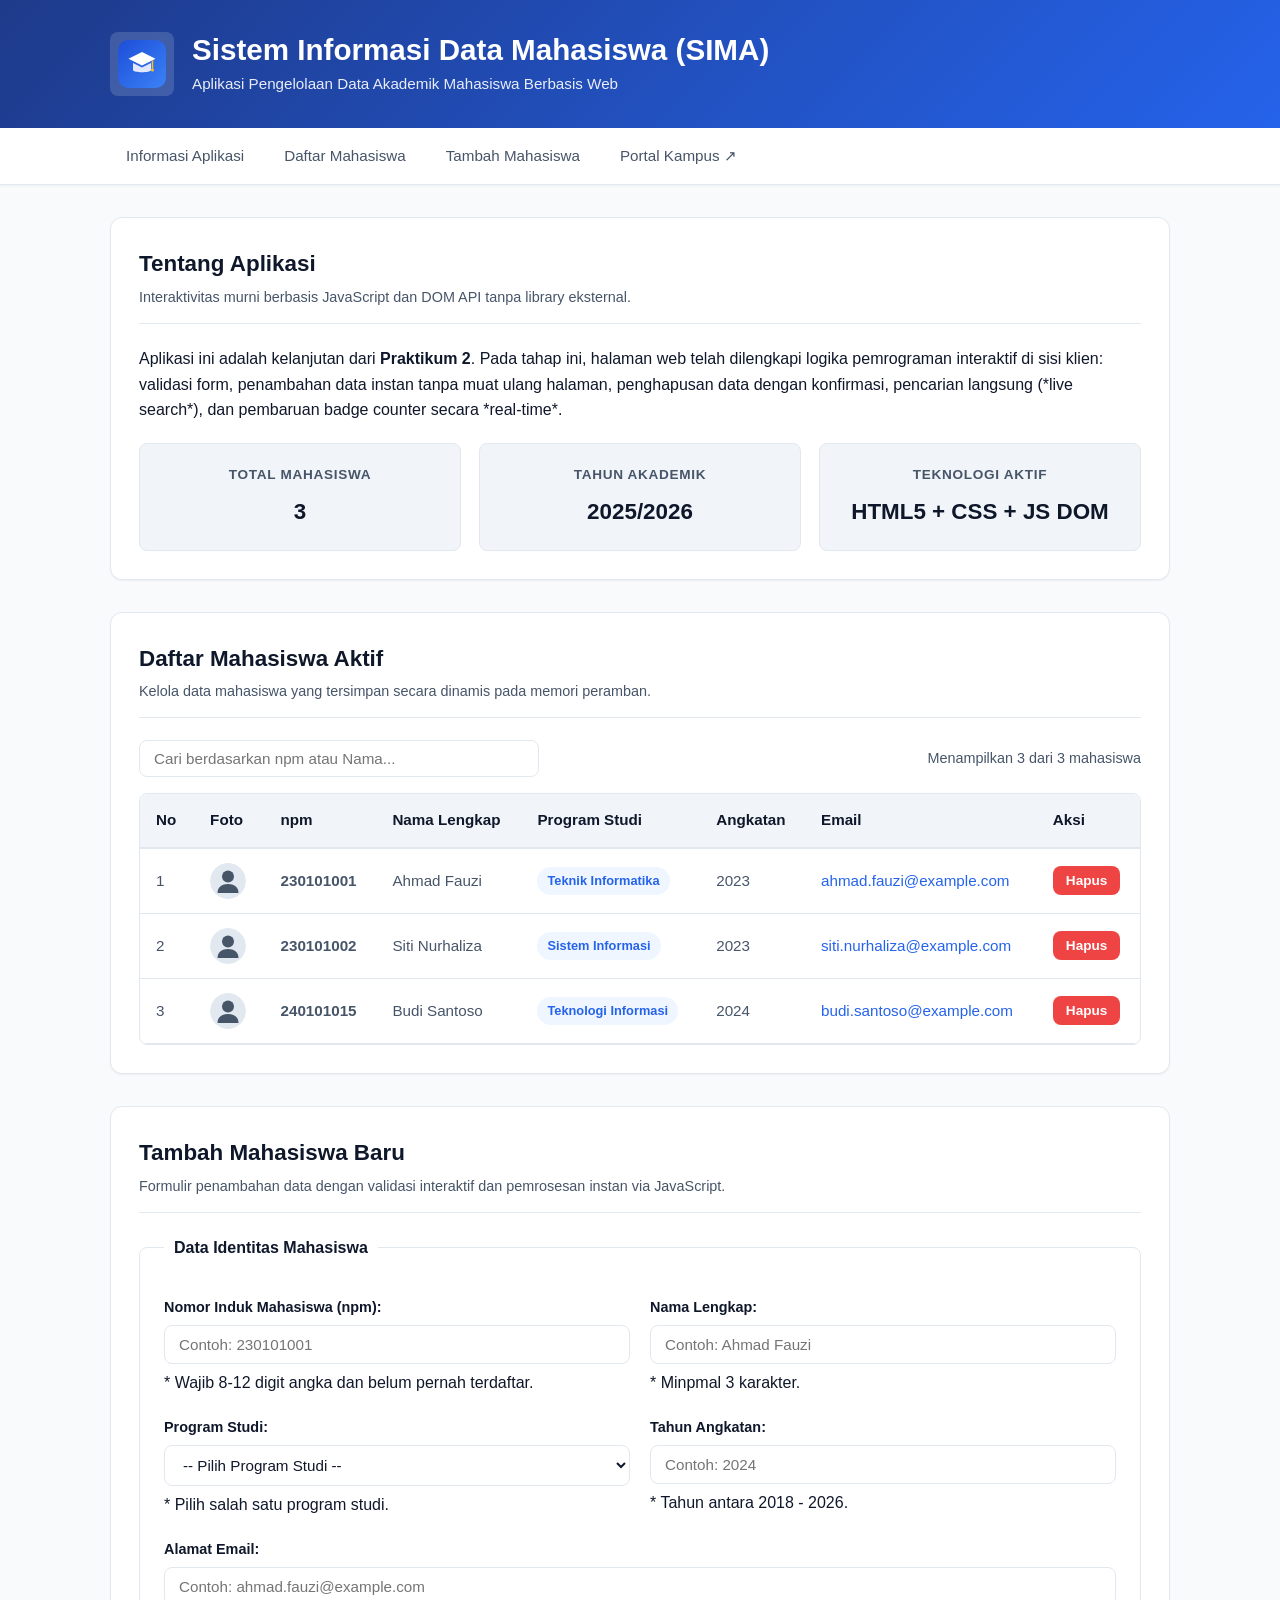
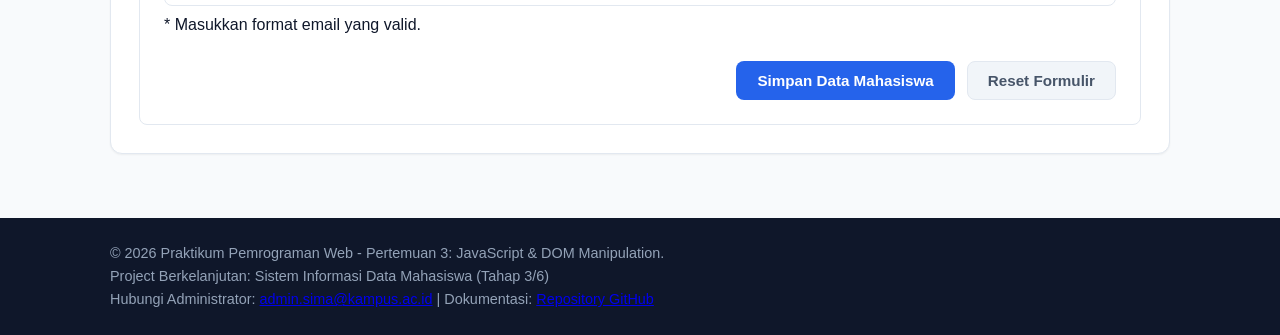
<file: index.html>
<!DOCTYPE html>
<html lang="id">
<head>
    <meta charset="UTF-8">
    <meta name="viewport" content="width=device-width, initial-scale=1.0">
    <title>Sistem Informasi Data Mahasiswa - Praktikum 4</title>
    <link rel="stylesheet" href="style.css">
</head>
<body>

    <!-- 1. Header Aplikasi -->
    <header class="site-header">
        <div class="container header-brand">
            <a href="index.html" class="brand-logo" title="Beranda SIMA">
                <img src="img/logo-sima.svg" alt="Logo Resmi SIMA Kampus" width="48" height="48">
            </a>
            <div>
                <h1>Sistem Informasi Data Mahasiswa (SIMA)</h1>
                <p>Aplikasi Pengelolaan Data Akademik Mahasiswa Berbasis Web</p>
            </div>
        </div>
    </header>

    <!-- 2. Navigation Bar Sticky -->
    <nav class="site-nav">
        <div class="container">
            <ul>
                <li><a href="#informasi">Informasi Aplikasi</a></li>
                <li><a href="#daftar-mahasiswa">Daftar Mahasiswa</a></li>
                <li><a href="#form-tambah">Tambah Mahasiswa</a></li>
                <li><a href="https://unila.ac.id" target="_blank" rel="noopener noreferrer">Portal Kampus &UpperRightArrow;</a></li>
            </ul>
        </div>
    </nav>

    <!-- Konten Utama Halaman -->
    <main>
        <div class="container">

            <!-- Kotak Notifikasi Alert Dinamis (dikontrol oleh JS) -->
            <div id="alert-box" class="alert-box" role="alert"></div>

            <!-- 3. Section Informasi Aplikasi -->
            <section id="informasi" class="content-section">
                <div class="section-header">
                    <h2>Tentang Aplikasi</h2>
                    <p>Interaktivitas murni berbasis JavaScript dan DOM API tanpa library eksternal.</p>
                </div>
                <p>
                    Aplikasi ini adalah kelanjutan dari <strong>Praktikum 2</strong>. Pada tahap ini, 
                    halaman web telah dilengkapi logika pemrograman interaktif di sisi klien: validasi form, 
                    penambahan data instan tanpa muat ulang halaman, penghapusan data dengan konfirmasi, 
                    pencarian langsung (*live search*), dan pembaruan badge counter secara *real-time*.
                </p>

                <div class="info-grid">
                    <article class="info-card">
                        <h3>Total Mahasiswa</h3>
                        <p id="total-mahasiswa-badge" class="counter-highlight">3</p>
                    </article>
                    <article class="info-card">
                        <h3>Tahun Akademik</h3>
                        <p>2025/2026</p>
                    </article>
                    <article class="info-card">
                        <h3>Teknologi Aktif</h3>
                        <p>HTML5 + CSS + JS DOM</p>
                    </article>
                </div>
            </section>

            <!-- 4. Section Daftar Mahasiswa, Toolbar Pencarian & 5. Tabel Data -->
            <section id="daftar-mahasiswa" class="content-section">
                <div class="section-header">
                    <h2>Daftar Mahasiswa Aktif</h2>
                    <p>Kelola data mahasiswa yang tersimpan secara dinamis pada memori peramban.</p>
                </div>

                <!-- Toolbar Pencarian dan Ringkasan Jumlah -->
                <div class="table-toolbar">
                    <div class="search-box">
                        <input 
                            type="search" 
                            id="input-search" 
                            class="search-input" 
                            placeholder="Cari berdasarkan npm atau Nama...">
                    </div>
                    <div id="total-mahasiswa-info" class="status-summary">
                        Menampilkan 3 mahasiswa
                    </div>
                </div>

                <!-- Tabel Data Responsif -->
                <div class="table-responsive">
                    <table class="data-table">
                        <thead>
                            <tr>
                                <th>No</th>
                                <th>Foto</th>
                                <th>npm</th>
                                <th>Nama Lengkap</th>
                                <th>Program Studi</th>
                                <th>Angkatan</th>
                                <th>Email</th>
                                <th>Aksi</th>
                            </tr>
                        </thead>
                        <tbody id="tabel-body-mahasiswa">
                            <!-- Baris tabel akan di-generate secara dinamis oleh app.js -->
                        </tbody>
                    </table>
                </div>
            </section>

            <!-- 6. Section Form Tambah Mahasiswa dengan Validasi JS -->
            <section id="form-tambah" class="content-section">
                <div class="section-header">
                    <h2>Tambah Mahasiswa Baru</h2>
                    <p>Formulir penambahan data dengan validasi interaktif dan pemrosesan instan via JavaScript.</p>
                </div>

                <form id="form-tambah-mahasiswa" class="app-form" novalidate>
                    <fieldset>
                        <legend>Data Identitas Mahasiswa</legend>

                        <div class="form-grid">
                            <div class="form-group">
                                <label for="npm" class="form-label">Nomor Induk Mahasiswa (npm):</label>
                                <input 
                                    type="text" 
                                    id="npm" 
                                    name="npm" 
                                    class="form-input" 
                                    placeholder="Contoh: 230101001">
                                <span class="form-help">* Wajib 8-12 digit angka dan belum pernah terdaftar.</span>
                            </div>

                            <div class="form-group">
                                <label for="nama" class="form-label">Nama Lengkap:</label>
                                <input 
                                    type="text" 
                                    id="nama" 
                                    name="nama" 
                                    class="form-input" 
                                    placeholder="Contoh: Ahmad Fauzi">
                                <span class="form-help">* Minpmal 3 karakter.</span>
                            </div>

                            <div class="form-group">
                                <label for="program_studi" class="form-label">Program Studi:</label>
                                <select id="program_studi" name="program_studi" class="form-select">
                                    <option value="">-- Pilih Program Studi --</option>
                                    <option value="Teknik Informatika">Teknik Informatika</option>
                                    <option value="Sistem Informasi">Sistem Informasi</option>
                                    <option value="Teknologi Informasi">Teknologi Informasi</option>
                                    <option value="Rekayasa Perangkat Lunak">Rekayasa Perangkat Lunak</option>
                                </select>
                                <span class="form-help">* Pilih salah satu program studi.</span>
                            </div>

                            <div class="form-group">
                                <label for="angkatan" class="form-label">Tahun Angkatan:</label>
                                <input 
                                    type="number" 
                                    id="angkatan" 
                                    name="angkatan" 
                                    class="form-input" 
                                    placeholder="Contoh: 2024">
                                <span class="form-help">* Tahun antara 2018 - 2026.</span>
                            </div>

                            <div class="form-group full-width">
                                <label for="email" class="form-label">Alamat Email:</label>
                                <input 
                                    type="email" 
                                    id="email" 
                                    name="email" 
                                    class="form-input" 
                                    placeholder="Contoh: ahmad.fauzi@example.com">
                                <span class="form-help">* Masukkan format email yang valid.</span>
                            </div>
                        </div>

                        <div class="form-actions">
                            <button type="submit" class="btn btn-primary">Simpan Data Mahasiswa</button>
                            <button type="reset" class="btn btn-secondary">Reset Formulir</button>
                        </div>
                    </fieldset>
                </form>
            </section>

        </div>
    </main>

    <!-- 7. Footer -->
    <footer class="site-footer">
        <div class="container">
            <p>&copy; 2026 Praktikum Pemrograman Web - Pertemuan 3: JavaScript & DOM Manipulation.</p>
            <p>Project Berkelanjutan: Sistem Informasi Data Mahasiswa (Tahap 3/6)</p>
            <p>
                Hubungi Administrator: <a href="mailto:admin.sima@kampus.ac.id">admin.sima@kampus.ac.id</a> | 
                Dokumentasi: <a href="https://github.com" target="_blank" rel="noopener noreferrer">Repository GitHub</a>
            </p>
        </div>
    </footer>

    <!-- Tambahkan Script JavaScript Eksternal -->
    <script src="app.js"></script>
</body>
</html>
</file>
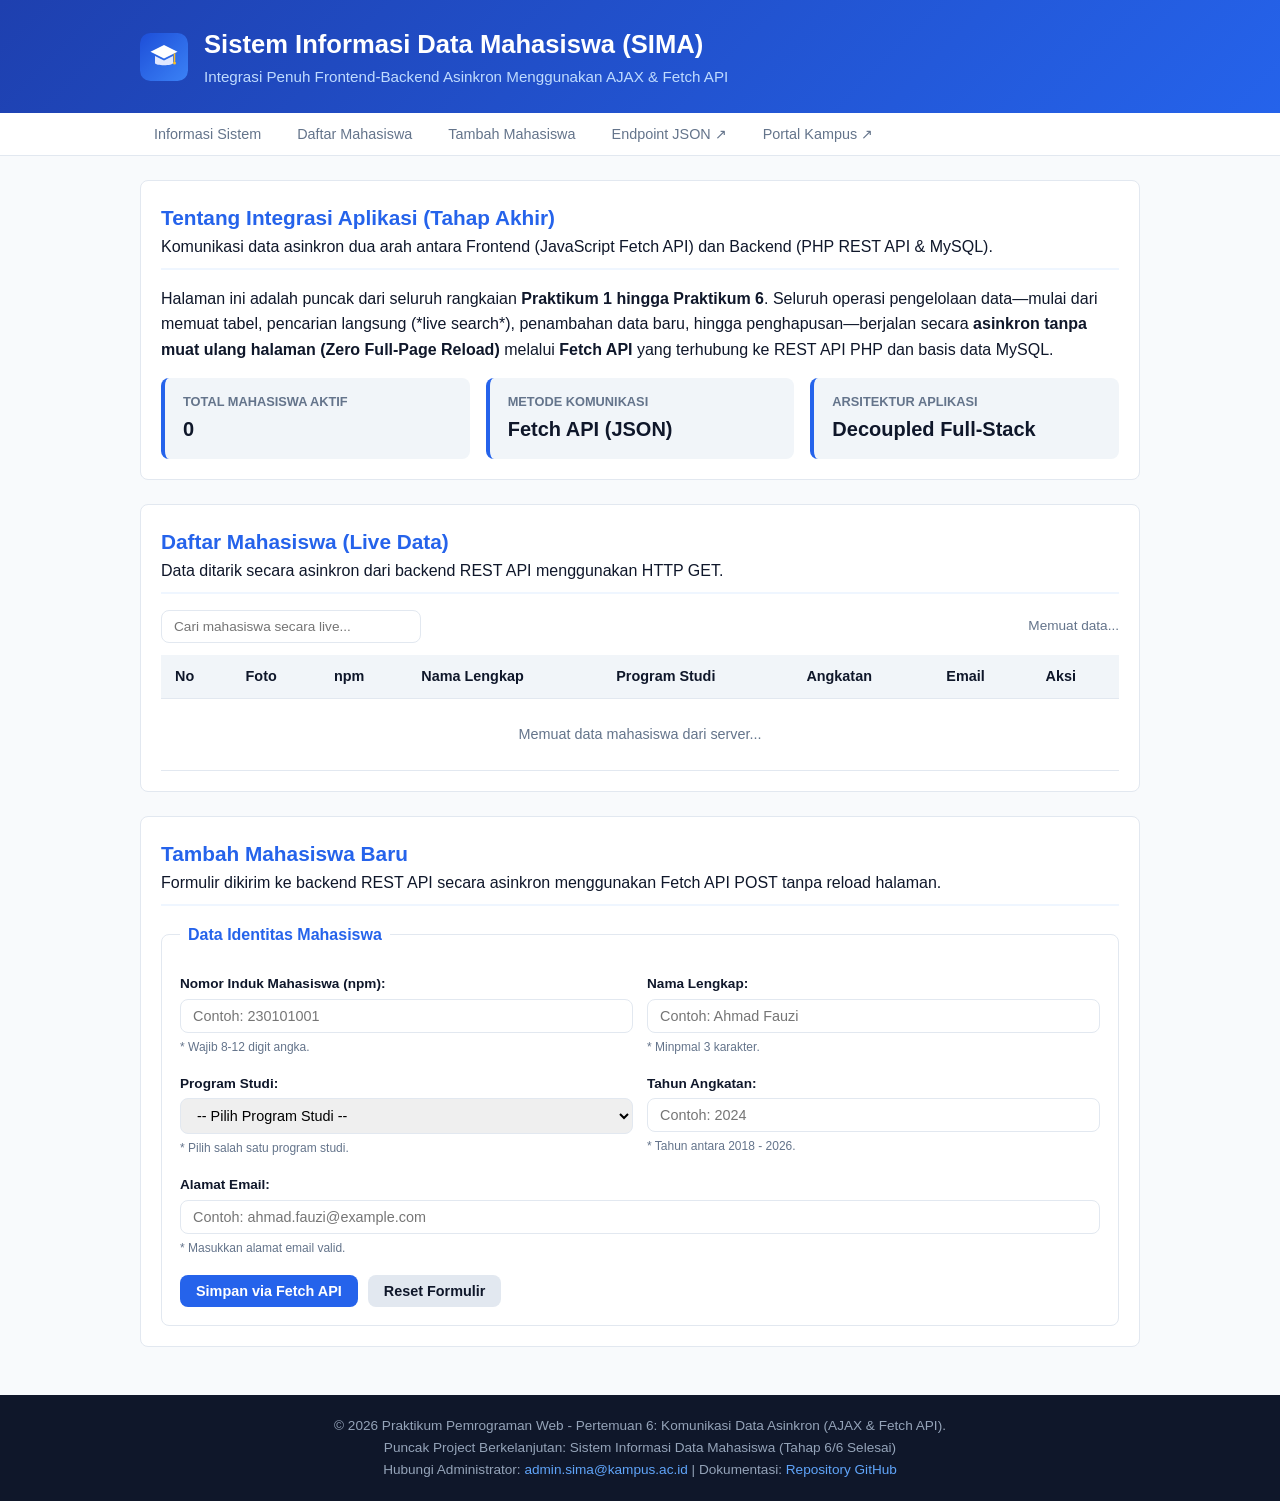
<file: 06/index.html>
<!DOCTYPE html>
<html lang="id">
<head>
    <meta charset="UTF-8">
    <meta name="viewport" content="width=device-width, initial-scale=1.0">
    <title>Sistem Informasi Data Mahasiswa - Praktikum 6 (AJAX &amp; Fetch API)</title>
    <link rel="stylesheet" href="css/style.css">
</head>
<body>

    <!-- 1. Header Aplikasi -->
    <header class="site-header">
        <div class="container header-brand">
            <a href="index.html" class="brand-logo" title="Beranda SIMA">
                <img src="img/logo-sima.svg" alt="Logo Resmi SIMA Kampus" width="48" height="48">
            </a>
            <div>
                <h1>Sistem Informasi Data Mahasiswa (SIMA)</h1>
                <p>Integrasi Penuh Frontend-Backend Asinkron Menggunakan AJAX &amp; Fetch API</p>
            </div>
        </div>
    </header>

    <!-- 2. Sticky Navigation -->
    <nav class="site-nav">
        <div class="container">
            <ul>
                <li><a href="#informasi">Informasi Sistem</a></li>
                <li><a href="#daftar-mahasiswa">Daftar Mahasiswa</a></li>
                <li><a href="#form-tambah">Tambah Mahasiswa</a></li>
                <li><a href="api/mahasiswa.php" target="_blank" rel="noopener noreferrer">Endpoint JSON &nearr;</a></li>
                <li><a href="https://kampus.ac.id" target="_blank" rel="noopener noreferrer">Portal Kampus &UpperRightArrow;</a></li>
            </ul>
        </div>
    </nav>

    <!-- Konten Utama -->
    <main>
        <div class="container">

            <!-- Kotak Notifikasi Dinamis (Status Kirim / Hapus Data) -->
            <div id="alert-box" class="alert-box" style="display: none;" role="alert"></div>

            <!-- 3. Section Informasi Aplikasi -->
            <section id="informasi" class="content-section">
                <div class="section-header">
                    <h2>Tentang Integrasi Aplikasi (Tahap Akhir)</h2>
                    <p>Komunikasi data asinkron dua arah antara Frontend (JavaScript Fetch API) dan Backend (PHP REST API &amp; MySQL).</p>
                </div>
                <p>
                    Halaman ini adalah puncak dari seluruh rangkaian <strong>Praktikum 1 hingga Praktikum 6</strong>. 
                    Seluruh operasi pengelolaan data—mulai dari memuat tabel, pencarian langsung (*live search*), penambahan data baru, 
                    hingga penghapusan—berjalan secara <strong>asinkron tanpa muat ulang halaman (Zero Full-Page Reload)</strong> 
                    melalui <strong>Fetch API</strong> yang terhubung ke REST API PHP dan basis data MySQL.
                </p>

                <div class="info-grid">
                    <article class="info-card">
                        <h3>Total Mahasiswa Aktif</h3>
                        <p id="total-mahasiswa-badge" class="counter-highlight">0</p>
                    </article>
                    <article class="info-card">
                        <h3>Metode Komunikasi</h3>
                        <p>Fetch API (JSON)</p>
                    </article>
                    <article class="info-card">
                        <h3>Arsitektur Aplikasi</h3>
                        <p>Decoupled Full-Stack</p>
                    </article>
                </div>
            </section>

            <!-- 4. Section Daftar Mahasiswa & Toolbar -->
            <section id="daftar-mahasiswa" class="content-section">
                <div class="section-header">
                    <h2>Daftar Mahasiswa (Live Data)</h2>
                    <p>Data ditarik secara asinkron dari backend REST API menggunakan HTTP GET.</p>
                </div>

                <!-- Toolbar: Pencarian Real-Time & Status -->
                <div class="table-toolbar">
                    <div class="search-box">
                        <input 
                            type="search" 
                            id="input-search" 
                            class="search-input" 
                            placeholder="Cari mahasiswa secara live...">
                    </div>
                    <div id="total-mahasiswa-info" class="status-summary">
                        Memuat data...
                    </div>
                </div>

                <!-- Tabel Data Mahasiswa -->
                <div class="table-responsive">
                    <table class="data-table">
                        <thead>
                            <tr>
                                <th>No</th>
                                <th>Foto</th>
                                <th>npm</th>
                                <th>Nama Lengkap</th>
                                <th>Program Studi</th>
                                <th>Angkatan</th>
                                <th>Email</th>
                                <th>Aksi</th>
                            </tr>
                        </thead>
                        <tbody id="tabel-body-mahasiswa">
                            <tr>
                                <td colspan="8" style="text-align: center; padding: 24px; color: var(--text-muted);">
                                    Memuat data mahasiswa dari server...
                                </td>
                            </tr>
                        </tbody>
                    </table>
                </div>
            </section>

            <!-- 5. Section Form Tambah Mahasiswa (Fetch API POST) -->
            <section id="form-tambah" class="content-section">
                <div class="section-header">
                    <h2>Tambah Mahasiswa Baru</h2>
                    <p>Formulir dikirim ke backend REST API secara asinkron menggunakan Fetch API POST tanpa reload halaman.</p>
                </div>

                <form id="form-tambah-mahasiswa" class="app-form">
                    <fieldset>
                        <legend>Data Identitas Mahasiswa</legend>

                        <div class="form-grid">
                            <div class="form-group">
                                <label for="npm" class="form-label">Nomor Induk Mahasiswa (npm):</label>
                                <input 
                                    type="text" 
                                    id="npm" 
                                    name="npm" 
                                    class="form-input" 
                                    placeholder="Contoh: 230101001" 
                                    required 
                                    pattern="[0-9]{8,12}">
                                <span class="form-help">* Wajib 8-12 digit angka.</span>
                            </div>

                            <div class="form-group">
                                <label for="nama" class="form-label">Nama Lengkap:</label>
                                <input 
                                    type="text" 
                                    id="nama" 
                                    name="nama" 
                                    class="form-input" 
                                    placeholder="Contoh: Ahmad Fauzi" 
                                    required 
                                    minlength="3">
                                <span class="form-help">* Minpmal 3 karakter.</span>
                            </div>

                            <div class="form-group">
                                <label for="program_studi" class="form-label">Program Studi:</label>
                                <select id="program_studi" name="program_studi" class="form-select" required>
                                    <option value="">-- Pilih Program Studi --</option>
                                    <option value="Teknik Informatika">Teknik Informatika</option>
                                    <option value="Sistem Informasi">Sistem Informasi</option>
                                    <option value="Teknologi Informasi">Teknologi Informasi</option>
                                    <option value="Rekayasa Perangkat Lunak">Rekayasa Perangkat Lunak</option>
                                </select>
                                <span class="form-help">* Pilih salah satu program studi.</span>
                            </div>

                            <div class="form-group">
                                <label for="angkatan" class="form-label">Tahun Angkatan:</label>
                                <input 
                                    type="number" 
                                    id="angkatan" 
                                    name="angkatan" 
                                    class="form-input" 
                                    placeholder="Contoh: 2024" 
                                    required 
                                    min="2018" 
                                    max="2026">
                                <span class="form-help">* Tahun antara 2018 - 2026.</span>
                            </div>

                            <div class="form-group full-width">
                                <label for="email" class="form-label">Alamat Email:</label>
                                <input 
                                    type="email" 
                                    id="email" 
                                    name="email" 
                                    class="form-input" 
                                    placeholder="Contoh: ahmad.fauzi@example.com" 
                                    required>
                                <span class="form-help">* Masukkan alamat email valid.</span>
                            </div>
                        </div>

                        <div class="form-actions">
                            <button type="submit" id="btn-submit" class="btn btn-primary">Simpan via Fetch API</button>
                            <button type="reset" class="btn btn-secondary">Reset Formulir</button>
                        </div>
                    </fieldset>
                </form>
            </section>

        </div>
    </main>

    <!-- Footer -->
    <footer class="site-footer">
        <div class="container">
            <p>&copy; 2026 Praktikum Pemrograman Web - Pertemuan 6: Komunikasi Data Asinkron (AJAX &amp; Fetch API).</p>
            <p>Puncak Project Berkelanjutan: Sistem Informasi Data Mahasiswa (Tahap 6/6 Selesai)</p>
            <p>
                Hubungi Administrator: <a href="mailto:admin.sima@kampus.ac.id">admin.sima@kampus.ac.id</a> | 
                Dokumentasi: <a href="https://github.com" target="_blank" rel="noopener noreferrer">Repository GitHub</a>
            </p>
        </div>
    </footer>

    <!-- Modal Dialog Edit Mahasiswa (Fetch API PUT) -->
    <div id="modal-edit" class="modal-backdrop" role="dialog" aria-modal="true" aria-labelledby="modal-edit-title">
        <div class="modal-dialog">
            <div class="modal-header">
                <h3 id="modal-edit-title">Edit Data Mahasiswa</h3>
                <button type="button" class="modal-close" onclick="closeEditModal()" aria-label="Tutup Dialog">&times;</button>
            </div>
            <form id="form-edit-mahasiswa">
                <div class="modal-body">
                    <input type="hidden" id="edit-id" name="id">

                    <div class="form-grid">
                        <div class="form-group">
                            <label for="edit-npm" class="form-label">npm:</label>
                            <input 
                                type="text" 
                                id="edit-npm" 
                                name="npm" 
                                class="form-input" 
                                required 
                                pattern="[0-9]{8,12}">
                            <span class="form-help">* Wajib 8-12 digit angka.</span>
                        </div>

                        <div class="form-group">
                            <label for="edit-nama" class="form-label">Nama Lengkap:</label>
                            <input 
                                type="text" 
                                id="edit-nama" 
                                name="nama" 
                                class="form-input" 
                                required 
                                minlength="3">
                            <span class="form-help">* Minpmal 3 karakter.</span>
                        </div>

                        <div class="form-group">
                            <label for="edit-prodi" class="form-label">Program Studi:</label>
                            <select id="edit-prodi" name="program_studi" class="form-select" required>
                                <option value="">-- Pilih Program Studi --</option>
                                <option value="Teknik Informatika">Teknik Informatika</option>
                                <option value="Sistem Informasi">Sistem Informasi</option>
                                <option value="Teknologi Informasi">Teknologi Informasi</option>
                                <option value="Rekayasa Perangkat Lunak">Rekayasa Perangkat Lunak</option>
                            </select>
                        </div>

                        <div class="form-group">
                            <label for="edit-angkatan" class="form-label">Tahun Angkatan:</label>
                            <input 
                                type="number" 
                                id="edit-angkatan" 
                                name="angkatan" 
                                class="form-input" 
                                required 
                                min="2018" 
                                max="2026">
                        </div>

                        <div class="form-group full-width">
                            <label for="edit-email" class="form-label">Alamat Email:</label>
                            <input 
                                type="email" 
                                id="edit-email" 
                                name="email" 
                                class="form-input" 
                                required>
                        </div>
                    </div>
                </div>
                <div class="modal-footer">
                    <button type="button" class="btn btn-secondary" onclick="closeEditModal()">Batal</button>
                    <button type="submit" id="btn-submit-edit" class="btn btn-primary">Simpan Perubahan</button>
                </div>
            </form>
        </div>
    </div>

    <!-- Script JavaScript Terintegrasi -->
    <script src="js/app.js"></script>
</body>
</html>
</file>
<file: style.css>
/* ==========================================================================
   Praktikum 3: Implementasi Interaktivitas Web Menggunakan JavaScript dan DOM
   Project: Sistem Informasi Data Mahasiswa (SIMA)
   Mewarisi & Memperluas Praktikum 2 (Native CSS)
   ========================================================================== */

/* 1. CSS Variables */
:root {
    --primary-color: #2563eb;
    --primary-hover: #1d4ed8;
    --primary-light: #eff6ff;
    --secondary-color: #64748b;
    --secondary-hover: #475569;
    --success-color: #10b981;
    --success-light: #ecfdf5;
    --danger-color: #ef4444;
    --danger-hover: #dc2626;
    --danger-light: #fef2f2;
    --warning-color: #f59e0b;
    
    --bg-page: #f8fafc;
    --bg-surface: #ffffff;
    --bg-surface-alt: #f1f5f9;
    
    --text-primary: #0f172a;
    --text-secondary: #475569;
    --text-muted: #94a3b8;
    --text-inverse: #ffffff;
    
    --border-color: #e2e8f0;
    --border-radius-sm: 4px;
    --border-radius-md: 8px;
    --border-radius-lg: 12px;
    
    --shadow-sm: 0 1px 2px 0 rgba(0, 0, 0, 0.05);
    --shadow-md: 0 4px 6px -1px rgba(0, 0, 0, 0.1), 0 2px 4px -2px rgba(0, 0, 0, 0.1);
    
    --font-main: -apple-system, BlinkMacSystemFont, "Segoe UI", Roboto, Oxygen, Ubuntu, Cantarell, "Helvetica Neue", sans-serif;
    --line-height-normal: 1.6;
}

/* 2. Reset & Base Styles */
*, *::before, *::after {
    box-sizing: border-box;
    margin: 0;
    padding: 0;
}

html {
    scroll-behavior: smooth;
}

body {
    font-family: var(--font-main);
    line-height: var(--line-height-normal);
    color: var(--text-primary);
    background-color: var(--bg-page);
    min-height: 100vh;
    display: flex;
    flex-direction: column;
}

.container {
    width: 100%;
    max-width: 1100px;
    margin-left: auto;
    margin-right: auto;
    padding-left: 20px;
    padding-right: 20px;
}

/* 3. Header */
.site-header {
    background: linear-gradient(135deg, #1e3a8a 0%, #2563eb 100%);
    color: var(--text-inverse);
    padding: 32px 0;
    box-shadow: var(--shadow-md);
}

.header-brand {
    display: flex;
    align-items: center;
    gap: 18px;
}

.brand-logo {
    display: flex;
    align-items: center;
    justify-content: center;
    background-color: rgba(255, 255, 255, 0.15);
    padding: 8px;
    border-radius: var(--border-radius-md);
    transition: transform 0.2s ease, background-color 0.2s ease;
}

.brand-logo:hover {
    transform: scale(1.05);
    background-color: rgba(255, 255, 255, 0.25);
}

.header-brand h1 {
    font-size: 1.85rem;
    font-weight: 700;
    line-height: 1.2;
    margin-bottom: 4px;
}

.header-brand p {
    font-size: 0.95rem;
    opacity: 0.9;
}

/* 4. Navigation Bar */
.site-nav {
    background-color: var(--bg-surface);
    border-bottom: 1px solid var(--border-color);
    position: sticky;
    top: 0;
    z-index: 100;
    box-shadow: var(--shadow-sm);
}

.site-nav ul {
    list-style: none;
    display: flex;
    gap: 8px;
    overflow-x: auto;
    padding: 6px 0;
}

.site-nav a {
    display: block;
    padding: 10px 16px;
    color: var(--text-secondary);
    text-decoration: none;
    font-weight: 500;
    font-size: 0.95rem;
    border-radius: var(--border-radius-sm);
    transition: all 0.2s ease;
    white-space: nowrap;
}

.site-nav a:hover {
    color: var(--primary-color);
    background-color: var(--primary-light);
}

/* 5. Main Content & Sections */
main {
    flex: 1;
    padding: 32px 0;
}

.content-section {
    background-color: var(--bg-surface);
    border: 1px solid var(--border-color);
    border-radius: var(--border-radius-lg);
    padding: 28px;
    margin-bottom: 32px;
    box-shadow: var(--shadow-sm);
}

.section-header {
    border-bottom: 1px solid var(--border-color);
    padding-bottom: 14px;
    margin-bottom: 22px;
}

.section-header h2 {
    font-size: 1.4rem;
    color: var(--text-primary);
    font-weight: 700;
}

.section-header p {
    font-size: 0.9rem;
    color: var(--text-secondary);
    margin-top: 4px;
}

/* Info Grid */
.info-grid {
    display: grid;
    grid-template-columns: repeat(auto-fit, minmax(220px, 1fr));
    gap: 18px;
    margin-top: 20px;
}

.info-card {
    background-color: var(--bg-surface-alt);
    border: 1px solid var(--border-color);
    border-radius: var(--border-radius-md);
    padding: 20px;
    text-align: center;
}

.info-card h3 {
    font-size: 0.85rem;
    text-transform: uppercase;
    letter-spacing: 0.05em;
    color: var(--text-secondary);
    margin-bottom: 8px;
}

.info-card p {
    font-size: 1.4rem;
    font-weight: 700;
    color: var(--text-primary);
}

.counter-highlight {
    color: var(--primary-color);
}

/* 6. Alert Notification Box (Dinamis dari JS) */
.alert-box {
    padding: 14px 18px;
    border-radius: var(--border-radius-md);
    margin-bottom: 20px;
    font-size: 0.95rem;
    font-weight: 500;
    display: none;
    animation: fadeIn 0.3s ease;
}

.alert-box.show {
    display: block;
}

.alert-success {
    background-color: var(--success-light);
    color: #065f46;
    border: 1px solid #a7f3d0;
}

.alert-danger {
    background-color: var(--danger-light);
    color: #991b1b;
    border: 1px solid #fecaca;
}

.alert-info {
    background-color: var(--primary-light);
    color: #1e40af;
    border: 1px solid #bfdbfe;
}

@keyframes fadeIn {
    from { opacity: 0; transform: translateY(-6px); }
    to { opacity: 1; transform: translateY(0); }
}

/* 7. Search Bar Container */
.table-toolbar {
    display: flex;
    justify-content: space-between;
    align-items: center;
    flex-wrap: wrap;
    gap: 12px;
    margin-bottom: 16px;
}

.search-box {
    position: relative;
    flex: 1;
    max-width: 400px;
}

.search-input {
    width: 100%;
    padding: 9px 14px;
    font-size: 0.95rem;
    border: 1.5px solid var(--border-color);
    border-radius: var(--border-radius-md);
    outline: none;
    transition: all 0.2s;
}

.search-input:focus {
    border-color: var(--primary-color);
    box-shadow: 0 0 0 3px rgba(37, 99, 235, 0.15);
}

.status-summary {
    font-size: 0.9rem;
    color: var(--text-secondary);
    font-weight: 500;
}

/* 8. Data Table */
.table-responsive {
    width: 100%;
    overflow-x: auto;
    border-radius: var(--border-radius-md);
    border: 1px solid var(--border-color);
}

.data-table {
    width: 100%;
    border-collapse: collapse;
    font-size: 0.95rem;
    text-align: left;
}

.data-table thead {
    background-color: var(--bg-surface-alt);
    border-bottom: 2px solid var(--border-color);
}

.data-table th {
    padding: 14px 16px;
    font-weight: 600;
    color: var(--text-primary);
    white-space: nowrap;
}

.data-table td {
    padding: 14px 16px;
    border-bottom: 1px solid var(--border-color);
    color: var(--text-secondary);
    vertical-align: middle;
}

.data-table tbody tr:hover {
    background-color: #f8fafc;
}

.avatar-img {
    width: 36px;
    height: 36px;
    border-radius: 50%;
    object-fit: cover;
    display: block;
}

.badge {
    display: inline-block;
    padding: 4px 10px;
    font-size: 0.8rem;
    font-weight: 600;
    border-radius: 9999px;
    background-color: var(--primary-light);
    color: var(--primary-color);
}

.link-email {
    color: var(--primary-color);
    text-decoration: none;
}

.link-email:hover {
    text-decoration: underline;
}

.empty-row {
    text-align: center;
    padding: 32px !important;
    color: var(--text-muted);
    font-style: italic;
}

/* 9. Form Styles */
.app-form fieldset {
    border: 1px solid var(--border-color);
    border-radius: var(--border-radius-md);
    padding: 24px;
}

.app-form legend {
    font-size: 1rem;
    font-weight: 600;
    color: var(--text-primary);
    padding: 0 10px;
}

.form-grid {
    display: grid;
    grid-template-columns: repeat(2, 1fr);
    gap: 20px;
    margin-top: 12px;
}

.form-group {
    display: flex;
    flex-direction: column;
    gap: 6px;
}

.form-group.full-width {
    grid-column: 1 / -1;
}

.form-group label {
    font-size: 0.9rem;
    font-weight: 600;
    color: var(--text-primary);
}

.required {
    color: var(--danger-color);
}

.form-group input,
.form-group select {
    padding: 10px 14px;
    font-size: 0.95rem;
    border: 1px solid var(--border-color);
    border-radius: var(--border-radius-md);
    background-color: var(--bg-surface);
    color: var(--text-primary);
    outline: none;
    transition: all 0.2s ease;
}

.form-group input:focus,
.form-group select:focus {
    border-color: var(--primary-color);
    box-shadow: 0 0 0 3px rgba(37, 99, 235, 0.15);
}

.form-actions {
    display: flex;
    justify-content: flex-end;
    gap: 12px;
    margin-top: 24px;
}

/* 10. Buttons */
.btn {
    display: inline-flex;
    align-items: center;
    justify-content: center;
    padding: 10px 20px;
    font-size: 0.95rem;
    font-weight: 600;
    border-radius: var(--border-radius-md);
    border: 1px solid transparent;
    cursor: pointer;
    transition: all 0.2s ease;
    text-decoration: none;
}

.btn-primary {
    background-color: var(--primary-color);
    color: var(--text-inverse);
}

.btn-primary:hover {
    background-color: var(--primary-hover);
}

.btn-secondary {
    background-color: var(--bg-surface-alt);
    color: var(--text-secondary);
    border-color: var(--border-color);
}

.btn-secondary:hover {
    background-color: #e2e8f0;
    color: var(--text-primary);
}

.btn-danger {
    background-color: var(--danger-color);
    color: var(--text-inverse);
}

.btn-danger:hover {
    background-color: var(--danger-hover);
}

.btn-sm {
    padding: 6px 12px;
    font-size: 0.85rem;
}

/* 11. Footer */
.site-footer {
    background-color: #0f172a;
    color: #94a3b8;
    padding: 24px 0;
    font-size: 0.9rem;
    margin-top: auto;
}

.footer-content {
    display: flex;
    justify-content: space-between;
    align-items: center;
    flex-wrap: wrap;
    gap: 12px;
}

/* 12. Media Queries */
@media (max-width: 768px) {
    .form-grid {
        grid-template-columns: 1fr;
    }
    
    .header-brand {
        flex-direction: column;
        text-align: center;
    }
    
    .table-toolbar {
        flex-direction: column;
        align-items: stretch;
    }
    
    .search-box {
        max-width: 100%;
    }
    
    .footer-content {
        flex-direction: column;
        text-align: center;
    }
}
</file>
<file: 06/css/style.css>
/* ==========================================================================
   Praktikum 6: Komunikasi Data Asinkron Menggunakan AJAX & Fetch API
   Sistem Informasi Data Mahasiswa (SIMA) - Waktu Praktikum: 90 Menit
   ========================================================================== */

/* 1. Reset Global & CSS Variables */
:root {
    --primary: #2563eb;
    --primary-dark: #1d4ed8;
    --primary-light: #eff6ff;
    --text-main: #0f172a;
    --text-muted: #64748b;
    --bg-body: #f8fafc;
    --bg-white: #ffffff;
    --border: #e2e8f0;
    --radius: 8px;
}

*, *::before, *::after {
    box-sizing: border-box;
    margin: 0;
    padding: 0;
}

body {
    font-family: -apple-system, BlinkMacSystemFont, "Segoe UI", Roboto, sans-serif;
    color: var(--text-main);
    background-color: var(--bg-body);
    line-height: 1.6;
}

.container {
    width: 90%;
    max-width: 1000px;
    margin: 0 auto;
}

/* 2. Header & Navigasi (Flexbox Layout) */
.site-header {
    background: linear-gradient(135deg, #1e40af, #2563eb);
    color: #ffffff;
    padding: 24px 0;
}

.header-brand {
    display: flex;
    align-items: center;
    gap: 16px;
}

.brand-logo img {
    display: block;
    border-radius: var(--radius);
}

.site-header h1 {
    font-size: 1.6rem;
}

.site-header p {
    color: #bfdbfe;
    font-size: 0.95rem;
}

.site-nav {
    background-color: var(--bg-white);
    border-bottom: 1px solid var(--border);
    position: sticky;
    top: 0;
    z-index: 100;
}

.site-nav ul {
    list-style: none;
    display: flex;
    flex-wrap: wrap;
    gap: 8px;
    padding: 8px 0;
}

.site-nav a {
    text-decoration: none;
    color: var(--text-muted);
    font-weight: 500;
    font-size: 0.9rem;
    padding: 6px 14px;
    border-radius: var(--radius);
    transition: 0.2s;
}

.site-nav a:hover {
    color: var(--primary);
    background-color: var(--primary-light);
}

/* 3. Section & Kartu Informasi */
main {
    padding: 24px 0;
}

.content-section {
    background: var(--bg-white);
    border: 1px solid var(--border);
    border-radius: var(--radius);
    padding: 20px;
    margin-bottom: 24px;
}

.section-header {
    margin-bottom: 16px;
    padding-bottom: 8px;
    border-bottom: 2px solid var(--primary-light);
}

.section-header h2 {
    font-size: 1.3rem;
    color: var(--primary);
}

.info-grid {
    display: flex;
    gap: 16px;
    margin-top: 16px;
}

.info-card {
    flex: 1;
    background: #f1f5f9;
    border-left: 4px solid var(--primary);
    padding: 14px 18px;
    border-radius: var(--radius);
}

.info-card h3 {
    font-size: 0.8rem;
    color: var(--text-muted);
    text-transform: uppercase;
}

.info-card p {
    font-size: 1.25rem;
    font-weight: 700;
}

/* Alert Box */
.alert-box {
    padding: 12px 16px;
    border-radius: var(--radius);
    margin-bottom: 20px;
    font-size: 0.9rem;
    font-weight: 500;
}

.alert-success {
    background: #dcfce7;
    color: #15803d;
    border: 1px solid #bbf7d0;
}

.alert-danger {
    background: #fee2e2;
    color: #b91c1c;
    border: 1px solid #fecaca;
}

/* Toolbar & Pencarian */
.table-toolbar {
    display: flex;
    justify-content: space-between;
    align-items: center;
    flex-wrap: wrap;
    gap: 12px;
    margin-bottom: 12px;
}

.search-input {
    padding: 8px 12px;
    border: 1px solid var(--border);
    border-radius: var(--radius);
    font-size: 0.85rem;
    outline: none;
    min-width: 260px;
}

.search-input:focus {
    border-color: var(--primary);
}

.status-summary {
    font-size: 0.85rem;
    color: var(--text-muted);
}

/* 4. Penataan Tabel Data & Media */
.table-responsive {
    overflow-x: auto;
    margin-top: 12px;
}

.data-table {
    width: 100%;
    border-collapse: collapse;
    font-size: 0.9rem;
}

.data-table th, .data-table td {
    padding: 10px 14px;
    border-bottom: 1px solid var(--border);
    text-align: left;
    vertical-align: middle;
}

.data-table thead {
    background-color: #f1f5f9;
}

.data-table tbody tr:hover {
    background-color: #f8fafc;
}

.avatar-img {
    width: 36px;
    height: 36px;
    border-radius: 50%;
    object-fit: cover;
    display: block;
}

.badge {
    background-color: var(--primary-light);
    color: var(--primary);
    padding: 3px 8px;
    border-radius: 12px;
    font-size: 0.75rem;
    font-weight: 600;
}

.link-email {
    color: var(--primary);
    text-decoration: none;
}

.link-email:hover {
    text-decoration: underline;
}

/* 5. Formulir & Tombol */
.app-form fieldset {
    border: 1px solid var(--border);
    border-radius: var(--radius);
    padding: 18px;
}

.app-form legend {
    font-weight: 600;
    padding: 0 8px;
    color: var(--primary);
}

.form-grid {
    display: grid;
    grid-template-columns: 1fr 1fr;
    gap: 14px;
    margin-top: 8px;
}

.form-group.full-width {
    grid-column: 1 / -1;
}

.form-label {
    display: block;
    font-size: 0.85rem;
    font-weight: 600;
    margin-bottom: 4px;
}

.form-input, .form-select {
    width: 100%;
    padding: 8px 12px;
    border: 1px solid var(--border);
    border-radius: var(--radius);
    font-size: 0.9rem;
    outline: none;
}

.form-input:focus, .form-select:focus {
    border-color: var(--primary);
    box-shadow: 0 0 0 2px rgba(37, 99, 235, 0.15);
}

.form-help {
    font-size: 0.75rem;
    color: var(--text-muted);
}

.form-actions {
    margin-top: 16px;
    display: flex;
    gap: 10px;
}

.btn {
    padding: 8px 16px;
    font-size: 0.9rem;
    font-weight: 600;
    border-radius: var(--radius);
    border: none;
    cursor: pointer;
    text-decoration: none;
    display: inline-block;
}

.btn-sm {
    padding: 5px 10px;
    font-size: 0.8rem;
}

.btn-primary {
    background-color: var(--primary);
    color: #ffffff;
}

.btn-primary:hover {
    background-color: var(--primary-dark);
}

.btn-secondary {
    background-color: #e2e8f0;
    color: var(--text-main);
}

.btn-warning {
    background-color: #f59e0b;
    color: #ffffff;
}

.btn-warning:hover {
    background-color: #d97706;
}

.btn-danger {
    background-color: #ef4444;
    color: #ffffff;
}

.btn-danger:hover {
    background-color: #dc2626;
}

/* Modal Dialog */
.modal-backdrop {
    position: fixed;
    top: 0;
    left: 0;
    width: 100vw;
    height: 100vh;
    background-color: rgba(15, 23, 42, 0.6);
    display: flex;
    align-items: center;
    justify-content: center;
    z-index: 1000;
    opacity: 0;
    visibility: hidden;
    transition: opacity 0.25s ease, visibility 0.25s ease;
    padding: 16px;
}

.modal-backdrop.active {
    opacity: 1;
    visibility: visible;
}

.modal-dialog {
    background-color: #ffffff;
    border-radius: var(--radius);
    box-shadow: 0 20px 25px -5px rgba(0, 0, 0, 0.1), 0 10px 10px -5px rgba(0, 0, 0, 0.04);
    width: 100%;
    max-width: 600px;
    overflow: hidden;
    transform: scale(0.95) translateY(-10px);
    transition: transform 0.25s ease;
}

.modal-backdrop.active .modal-dialog {
    transform: scale(1) translateY(0);
}

.modal-header {
    padding: 16px 20px;
    border-bottom: 1px solid var(--border);
    display: flex;
    justify-content: space-between;
    align-items: center;
}

.modal-header h3 {
    font-size: 1.15rem;
    font-weight: 700;
    color: var(--text-main);
    margin: 0;
}

.modal-close {
    background: none;
    border: none;
    font-size: 1.5rem;
    color: var(--text-muted);
    cursor: pointer;
    line-height: 1;
}

.modal-close:hover {
    color: var(--text-main);
}

.modal-body {
    padding: 20px;
    max-height: calc(85vh - 140px);
    overflow-y: auto;
}

.modal-footer {
    padding: 14px 20px;
    border-top: 1px solid var(--border);
    display: flex;
    justify-content: flex-end;
    gap: 10px;
    background-color: #f8fafc;
}

/* 6. Footer */
.site-footer {
    background-color: #0f172a;
    color: #94a3b8;
    text-align: center;
    padding: 20px 0;
    font-size: 0.85rem;
    margin-top: auto;
}

.site-footer a {
    color: #60a5fa;
    text-decoration: none;
}

/* 7. Media Query Sederhana (Breakpoint Mobile 768px) */
@media (max-width: 768px) {
    .header-brand {
        flex-direction: column;
        text-align: center;
    }
    .info-grid {
        flex-direction: column;
    }
    .form-grid {
        grid-template-columns: 1fr;
    }
    .site-nav ul {
        justify-content: center;
    }
    .table-toolbar {
        flex-direction: column;
        align-items: stretch;
    }
}
</file>
